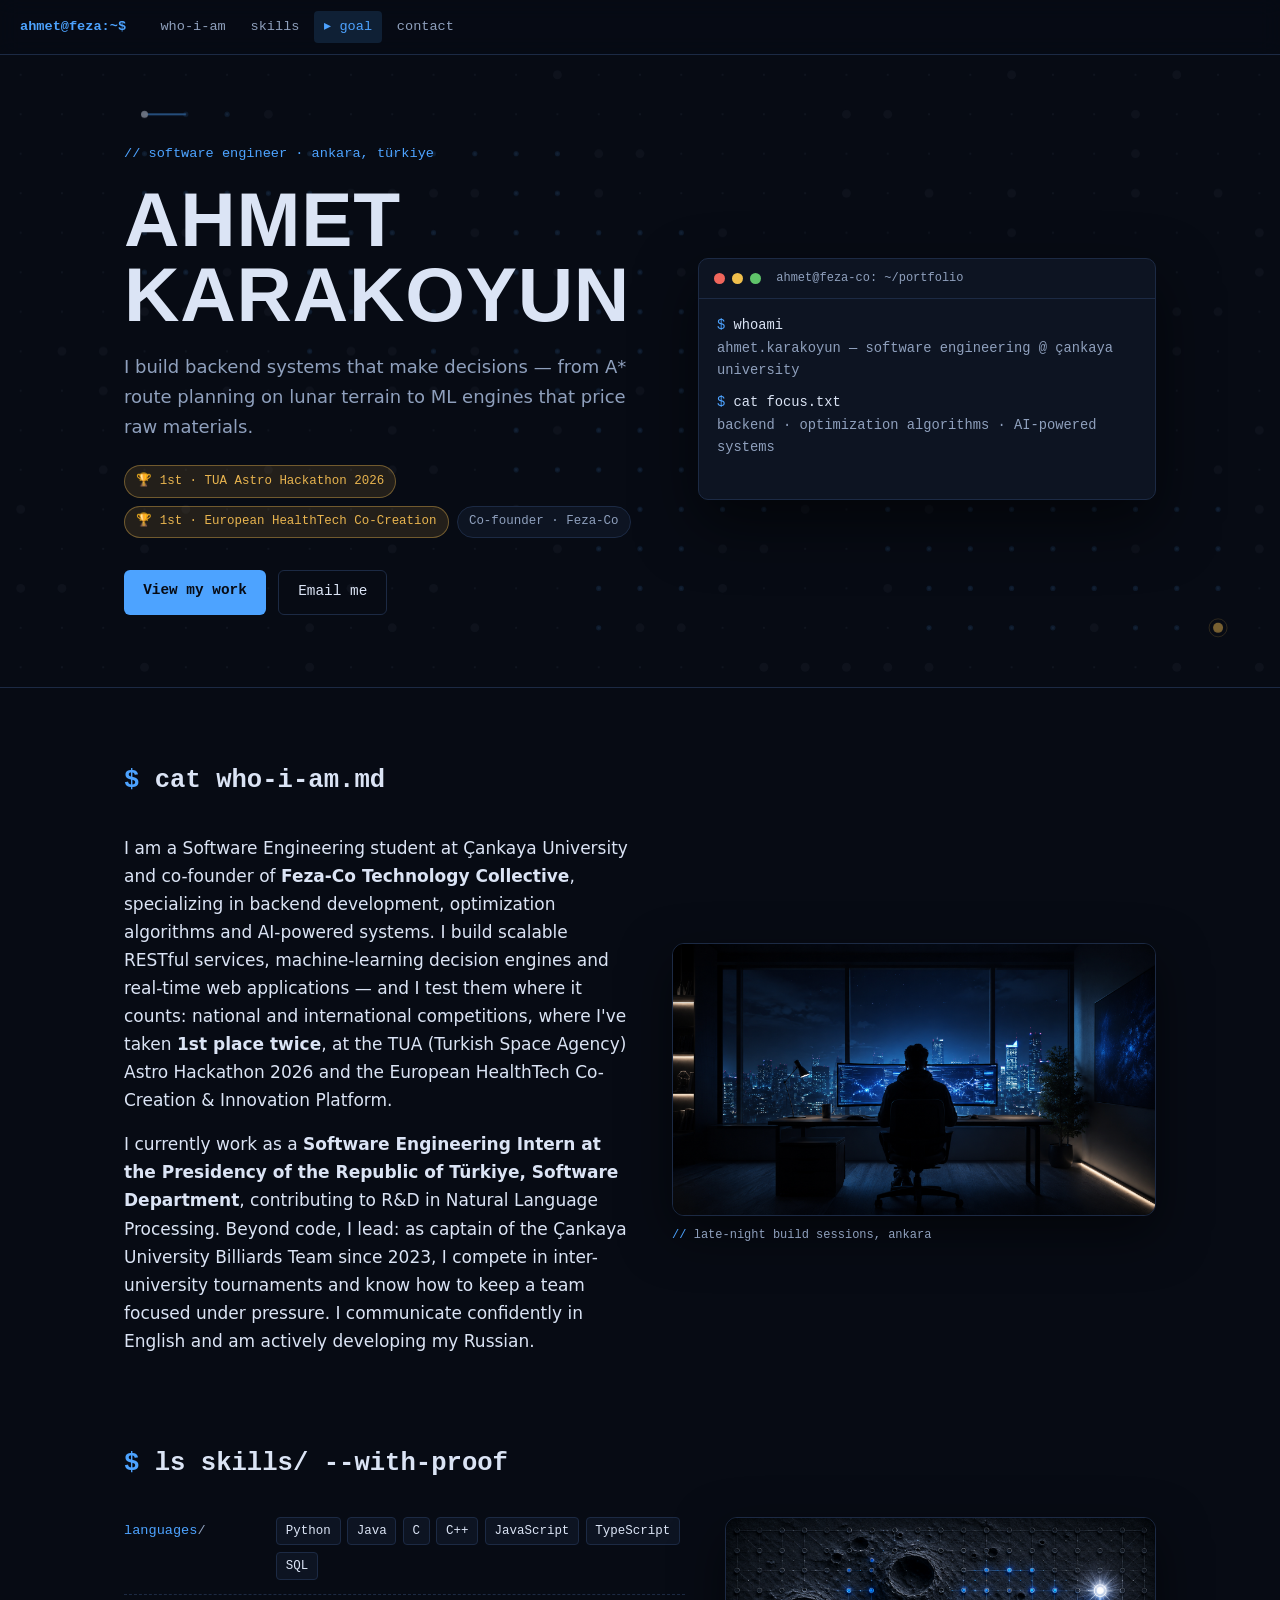
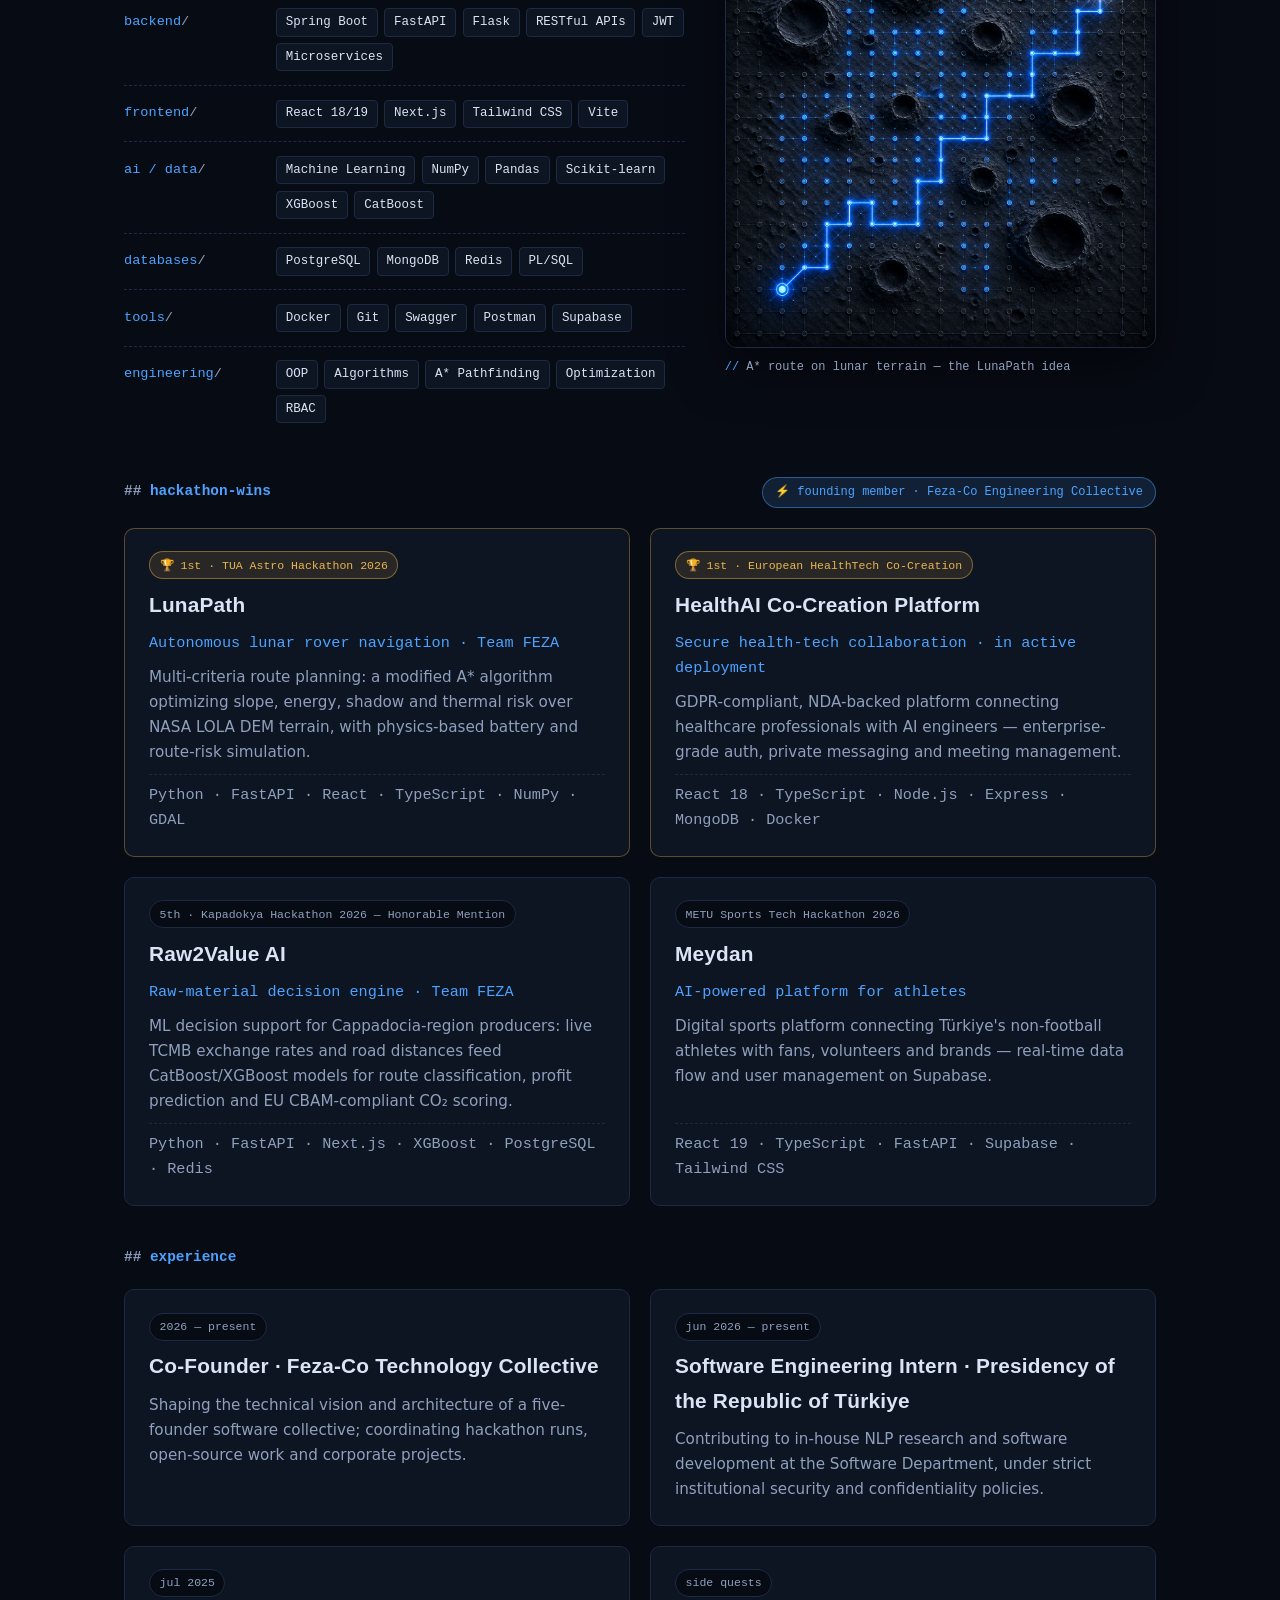
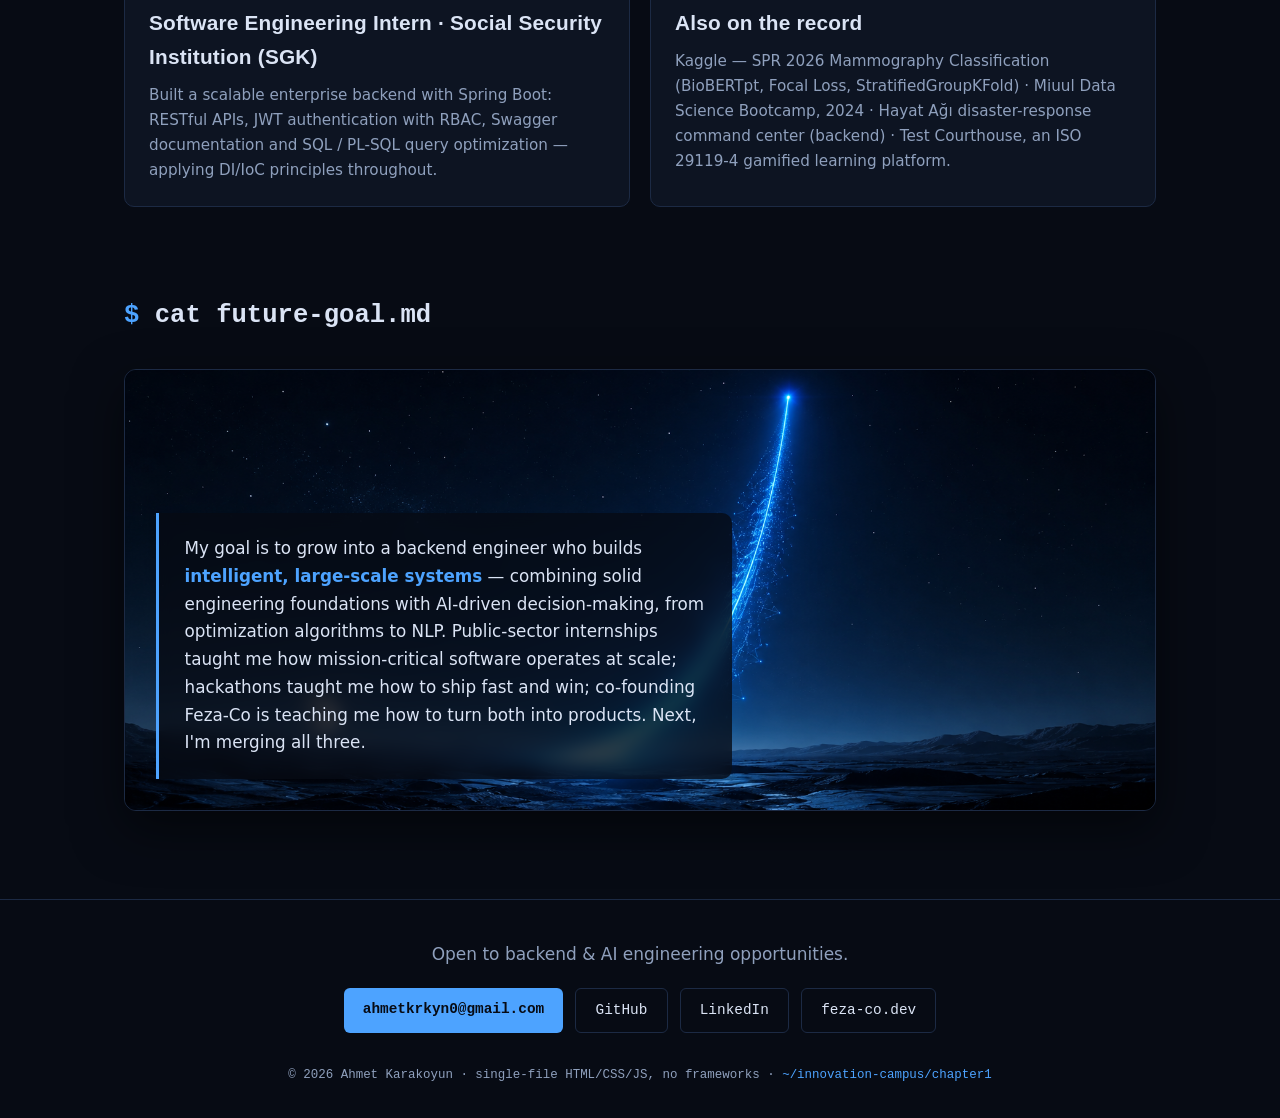
<file: chapter1/index.html>
<!DOCTYPE html>
<html lang="en">
<head>
<meta charset="UTF-8">
<meta name="viewport" content="width=device-width, initial-scale=1.0">
<title>Ahmet Karakoyun — Backend & AI-Powered Systems</title>
<meta name="description" content="Ahmet Karakoyun — software engineering student at Çankaya University, co-founder of Feza-Co. Backend development, optimization algorithms and AI-powered systems.">
<meta name="theme-color" content="#070b14">
<link rel="icon" href="data:image/svg+xml,%3Csvg xmlns='http://www.w3.org/2000/svg' viewBox='0 0 16 16'%3E%3Crect width='16' height='16' fill='%23070b14'/%3E%3Cpath d='M2 13 L7 8 L10 10 L14 3' stroke='%234da3ff' stroke-width='1.6' fill='none'/%3E%3Ccircle cx='14' cy='3' r='2' fill='%23e8b44f'/%3E%3C/svg%3E">

<style>
/* ================================================================
   Ahmet Karakoyun — personal branding site (chapter1, single file)
   Theme: night navy · neon blue · white — gold reserved for wins
   ================================================================ */

:root {
  --bg:        #070b14;
  --panel:     #0d1422;
  --panel-2:   #121a2b;
  --line:      #1c2a44;
  --ink:       #dbe4f5;
  --ink-dim:   #8fa0bd;
  --neon:      #4da3ff;
  --neon-soft: rgba(77, 163, 255, 0.14);
  --gold:      #e8b44f;
  --gold-soft: rgba(232, 180, 79, 0.12);

  --font-disp: "Bahnschrift", "Segoe UI Semibold", "Arial Narrow", sans-serif;
  --font-body: "Segoe UI", system-ui, -apple-system, sans-serif;
  --font-mono: "Cascadia Code", ui-monospace, "JetBrains Mono", Consolas, monospace;

  --maxw: 1080px;
}

* { margin: 0; padding: 0; box-sizing: border-box; }

html { scroll-behavior: smooth; scroll-padding-top: 4.5rem; }

body {
  background: var(--bg);
  color: var(--ink);
  font-family: var(--font-body);
  font-size: 1.0625rem;
  line-height: 1.65;
  -webkit-font-smoothing: antialiased;
}

::selection { background: var(--neon); color: var(--bg); }

a { color: var(--neon); }

:focus-visible {
  outline: 2px solid var(--neon);
  outline-offset: 3px;
  border-radius: 2px;
}

.skip-link {
  position: absolute; left: 1rem; top: -3rem;
  background: var(--neon); color: var(--bg);
  padding: 0.4rem 0.9rem;
  font-family: var(--font-mono); font-size: 0.85rem;
  text-decoration: none; z-index: 100;
  transition: top 0.15s;
}
.skip-link:focus { top: 1rem; }

/* ---------------- nav ---------------- */

.topnav {
  position: sticky; top: 0; z-index: 50;
  display: flex; align-items: center; gap: 1.5rem;
  padding: 0.7rem 1.25rem;
  background: rgba(7, 11, 20, 0.85);
  backdrop-filter: blur(10px);
  border-bottom: 1px solid var(--line);
  font-family: var(--font-mono); font-size: 0.85rem;
}

.brand { color: var(--neon); text-decoration: none; font-weight: 600; white-space: nowrap; }

.nav-links {
  display: flex; gap: 0.25rem; list-style: none;
  overflow-x: auto; scrollbar-width: none;
}
.nav-links::-webkit-scrollbar { display: none; }

.nav-links a {
  display: block; padding: 0.3rem 0.65rem;
  color: var(--ink-dim); text-decoration: none;
  border-radius: 4px; white-space: nowrap;
  transition: color 0.15s;
}
.nav-links a:hover { color: var(--ink); }
.nav-links a[aria-current="true"] { color: var(--neon); background: var(--neon-soft); }
.nav-links a[aria-current="true"]::before { content: "▸ "; }

/* ---------------- hero ---------------- */

.hero { position: relative; overflow: hidden; border-bottom: 1px solid var(--line); }

#pathfinder {
  position: absolute; inset: 0;
  width: 100%; height: 100%;
  opacity: 0.5;
}

.hero-inner {
  position: relative;
  max-width: var(--maxw); margin: 0 auto;
  padding: 5.5rem 1.5rem 4.5rem;
  display: grid; grid-template-columns: 1.15fr 1fr;
  gap: 3rem; align-items: center;
}

.hero-eyebrow {
  font-family: var(--font-mono); font-size: 0.85rem;
  color: var(--neon); margin-bottom: 1rem;
}

.hero-name {
  font-family: var(--font-disp);
  font-size: clamp(3rem, 7.5vw, 4.8rem);
  font-weight: 700; line-height: 0.98;
  letter-spacing: 0.01em; text-transform: uppercase;
  margin-bottom: 1.25rem;
}

.hero-tagline {
  font-size: 1.125rem; color: var(--ink-dim);
  max-width: 34rem; margin-bottom: 1.5rem;
}

.hero-chips { display: flex; flex-wrap: wrap; gap: 0.5rem; margin-bottom: 2rem; }

.chip {
  font-family: var(--font-mono); font-size: 0.78rem;
  padding: 0.3rem 0.7rem;
  border: 1px solid var(--line); border-radius: 999px;
  color: var(--ink-dim); background: var(--panel);
}
.chip-gold {
  color: var(--gold);
  border-color: rgba(232, 180, 79, 0.4);
  background: var(--gold-soft);
}

.hero-ctas { display: flex; gap: 0.75rem; flex-wrap: wrap; }

.btn {
  display: inline-block;
  font-family: var(--font-mono); font-size: 0.9rem;
  padding: 0.6rem 1.2rem; border-radius: 6px;
  text-decoration: none;
  transition: transform 0.15s, background 0.15s, border-color 0.15s;
}
.btn:hover { transform: translateY(-2px); }

.btn-primary { background: var(--neon); color: var(--bg); font-weight: 600; }
.btn-primary:hover { background: #74b9ff; }

.btn-ghost { border: 1px solid var(--line); color: var(--ink); background: transparent; }
.btn-ghost:hover { border-color: var(--neon); }

/* terminal window */

.terminal {
  background: var(--panel);
  border: 1px solid var(--line); border-radius: 10px;
  box-shadow: 0 24px 60px rgba(0, 0, 0, 0.55);
  font-family: var(--font-mono); font-size: 0.86rem;
  min-width: 0;
}

.terminal-bar {
  display: flex; align-items: center; gap: 0.45rem;
  padding: 0.6rem 0.9rem;
  border-bottom: 1px solid var(--line);
}

.dot { width: 11px; height: 11px; border-radius: 50%; }
.dot-r { background: #f0665c; }
.dot-y { background: #f0bf4c; }
.dot-g { background: #5fc46a; }

.terminal-title { margin-left: 0.5rem; font-size: 0.75rem; color: var(--ink-dim); }

.terminal-body { padding: 1rem 1.1rem 1.2rem; min-height: 12.5rem; }

.t-line { white-space: pre-wrap; word-break: break-word; }
.t-cmd { color: var(--ink); margin-top: 0.55rem; }
.t-cmd::before { content: "$ "; color: var(--neon); }
.t-cmd:first-child { margin-top: 0; }
.t-out { color: var(--ink-dim); }
.t-gold { color: var(--gold); }
.t-hidden { display: none; }

.t-cursor::after {
  content: "▋"; color: var(--neon);
  animation: blink 1s steps(1) infinite;
}
@keyframes blink { 50% { opacity: 0; } }

/* ---------------- sections ---------------- */

.section {
  max-width: var(--maxw);
  margin: 0 auto;
  padding: 4.5rem 1.5rem 1rem;
}

.section-title {
  font-family: var(--font-mono);
  font-size: clamp(1.25rem, 2.6vw, 1.6rem);
  font-weight: 600; margin-bottom: 2rem;
  color: var(--ink);
}
.prompt { color: var(--neon); }

.sub-title {
  font-family: var(--font-mono);
  font-size: 0.9rem; color: var(--neon);
  margin: 2.5rem 0 1.25rem;
}
.sub-title::before { content: "## "; color: var(--ink-dim); }

.sub-row {
  display: flex; align-items: baseline;
  justify-content: space-between;
  gap: 1rem; flex-wrap: wrap;
  margin: 2.5rem 0 1.25rem;
}
.sub-row .sub-title { margin: 0; }

.feza-badge {
  font-family: var(--font-mono); font-size: 0.75rem;
  padding: 0.28rem 0.75rem;
  border: 1px solid rgba(77, 163, 255, 0.45);
  border-radius: 999px;
  color: var(--neon); background: var(--neon-soft);
  text-decoration: none;
  transition: box-shadow 0.18s ease, transform 0.18s ease;
}
.feza-badge:hover {
  transform: translateY(-2px);
  box-shadow: 0 4px 18px rgba(77, 163, 255, 0.3);
}

.reveal {
  opacity: 0; transform: translateY(18px);
  transition: opacity 0.55s ease, transform 0.55s ease;
}
.reveal.in { opacity: 1; transform: none; }

/* framed images */

.figure { margin: 0; min-width: 0; }

.figure img {
  display: block; width: 100%; height: auto;
  border: 1px solid var(--line); border-radius: 12px;
  box-shadow: 0 18px 50px rgba(0, 0, 0, 0.5);
}

.figure figcaption {
  font-family: var(--font-mono); font-size: 0.75rem;
  color: var(--ink-dim); margin-top: 0.6rem;
}
.figure figcaption::before { content: "// "; color: var(--neon); }

/* who i am */

.about-grid {
  display: grid; grid-template-columns: 1.05fr 1fr;
  gap: 2.5rem; align-items: center;
}

.prose p { margin-bottom: 1rem; }
.prose p:last-child { margin-bottom: 0; }
.prose strong { color: var(--ink); }

/* skills */

.skills-grid {
  display: grid; grid-template-columns: 1.3fr 1fr;
  gap: 2.5rem; align-items: start;
}

.skill-groups { display: flex; flex-direction: column; gap: 0.85rem; }

.skill-row {
  display: grid; grid-template-columns: 8.5rem 1fr;
  gap: 1rem; align-items: baseline;
  padding-bottom: 0.85rem;
  border-bottom: 1px dashed var(--line);
}
.skill-row:last-child { border-bottom: none; }

.skill-row dt {
  font-family: var(--font-mono); font-size: 0.85rem;
  color: var(--neon);
}
.skill-row dt::after { content: "/"; color: var(--ink-dim); }

.skill-row dd { display: flex; flex-wrap: wrap; gap: 0.4rem; }

.tag {
  font-family: var(--font-mono); font-size: 0.78rem;
  padding: 0.18rem 0.55rem;
  background: var(--panel); border: 1px solid var(--line);
  border-radius: 4px; color: var(--ink);
}

/* cards (hackathons + internships) */

.card-grid { display: grid; grid-template-columns: 1fr 1fr; gap: 1.25rem; }

.card {
  background: var(--panel);
  border: 1px solid var(--line); border-radius: 10px;
  padding: 1.4rem 1.5rem;
  display: flex; flex-direction: column; gap: 0.55rem;
  transition: transform 0.18s ease, border-color 0.18s ease, box-shadow 0.18s ease;
}
.card:hover {
  transform: translateY(-4px) scale(1.025);
  border-color: var(--neon);
  box-shadow: 0 0 0 1px rgba(77, 163, 255, 0.35),
              0 8px 32px rgba(77, 163, 255, 0.22);
}
.card-award { border-color: rgba(232, 180, 79, 0.35); }
.card-award:hover {
  border-color: var(--gold);
  box-shadow: 0 0 0 1px rgba(232, 180, 79, 0.35),
              0 8px 32px rgba(232, 180, 79, 0.22);
}

.card h3, .card h4 {
  font-family: var(--font-disp);
  font-size: 1.3rem; letter-spacing: 0.01em;
}

.card-badge {
  align-self: flex-start;
  font-family: var(--font-mono); font-size: 0.72rem;
  padding: 0.22rem 0.6rem; border-radius: 999px;
  border: 1px solid var(--line);
  color: var(--ink-dim); background: var(--bg);
}
.badge-gold {
  color: var(--gold);
  border-color: rgba(232, 180, 79, 0.45);
  background: var(--gold-soft);
}

.card-sub { font-family: var(--font-mono); font-size: 0.8rem; color: var(--neon); }
.card p { color: var(--ink-dim); font-size: 0.95rem; }
.card p.card-sub { color: var(--neon); }

.card-tech {
  margin-top: auto;
  font-family: var(--font-mono); font-size: 0.75rem;
  color: var(--ink-dim);
  padding-top: 0.5rem;
  border-top: 1px dashed var(--line);
}

.also-line {
  margin-top: 1.75rem;
  font-family: var(--font-mono); font-size: 0.8rem;
  color: var(--ink-dim);
}

/* future goal */

.goal-visual { position: relative; }

.goal-visual img {
  display: block; width: 100%;
  aspect-ratio: 21 / 9; object-fit: cover;
  border: 1px solid var(--line); border-radius: 12px;
  box-shadow: 0 18px 50px rgba(0, 0, 0, 0.5);
}

.goal-quote {
  position: absolute; left: 2rem; bottom: 2rem;
  max-width: 36rem;
  background: rgba(7, 11, 20, 0.78);
  backdrop-filter: blur(8px);
  border-left: 3px solid var(--neon);
  border-radius: 0 10px 10px 0;
  padding: 1.4rem 1.6rem;
}
.goal-quote p { font-size: 1.05rem; line-height: 1.65; color: var(--ink); }
.goal-quote strong { color: var(--neon); }

/* footer / contact */

.footer {
  margin-top: 4.5rem;
  border-top: 1px solid var(--line);
  padding: 2.5rem 1.5rem 2rem;
}

.footer-inner { max-width: var(--maxw); margin: 0 auto; text-align: center; }

.footer-lead { color: var(--ink-dim); margin-bottom: 1.25rem; }

.contact-links {
  display: flex; flex-wrap: wrap; gap: 0.75rem;
  justify-content: center; margin-bottom: 2rem;
}

.footer-note {
  font-family: var(--font-mono); font-size: 0.78rem;
  color: var(--ink-dim);
}
.footer-path { color: var(--neon); }

/* ---------------- responsive ---------------- */

@media (max-width: 860px) {
  .hero-inner {
    grid-template-columns: 1fr;
    gap: 2.5rem;
    padding-top: 4rem; padding-bottom: 3.5rem;
  }
  .about-grid, .skills-grid { grid-template-columns: 1fr; gap: 1.75rem; }
  .card-grid { grid-template-columns: 1fr; }
  .skill-row { grid-template-columns: 1fr; gap: 0.4rem; }
  .section { padding-top: 3.5rem; }
  .goal-visual img { aspect-ratio: auto; }
  .goal-quote {
    position: static;
    max-width: none;
    margin-top: 1rem;
    background: var(--panel);
  }
}

/* ---------------- reduced motion ---------------- */

@media (prefers-reduced-motion: reduce) {
  html { scroll-behavior: auto; }
  .reveal { opacity: 1; transform: none; transition: none; }
  .btn:hover, .card:hover, .feza-badge:hover { transform: none; }
  .t-cursor::after { animation: none; }
}
</style>
</head>
<body>

<a class="skip-link" href="#who-i-am">Skip to content</a>

<nav class="topnav" aria-label="Main">
  <a class="brand" href="#top">ahmet@feza:~$</a>
  <ul class="nav-links">
    <li><a href="#who-i-am">who-i-am</a></li>
    <li><a href="#skills">skills</a></li>
    <li><a href="#goal">goal</a></li>
    <li><a href="#contact">contact</a></li>
  </ul>
</nav>

<header class="hero" id="top">
  <canvas id="pathfinder" aria-hidden="true"></canvas>
  <div class="hero-inner">
    <div class="hero-copy">
      <p class="hero-eyebrow">// software engineer · ankara, türkiye</p>
      <h1 class="hero-name">Ahmet<br>Karakoyun</h1>
      <p class="hero-tagline">I build backend systems that make decisions — from A* route
        planning on lunar terrain to ML engines that price raw materials.</p>
      <div class="hero-chips">
        <span class="chip chip-gold">🏆 1st · TUA Astro Hackathon 2026</span>
        <span class="chip chip-gold">🏆 1st · European HealthTech Co-Creation</span>
        <span class="chip">Co-founder · Feza-Co</span>
      </div>
      <div class="hero-ctas">
        <a class="btn btn-primary" href="#skills">View my work</a>
        <a class="btn btn-ghost" href="mailto:ahmetkrkyn0@gmail.com">Email me</a>
      </div>
    </div>

    <div class="terminal" aria-label="Terminal introduction">
      <div class="terminal-bar">
        <span class="dot dot-r"></span><span class="dot dot-y"></span><span class="dot dot-g"></span>
        <span class="terminal-title">ahmet@feza-co: ~/portfolio</span>
      </div>
      <div class="terminal-body" id="terminal-body">
        <p class="t-line t-cmd">whoami</p>
        <p class="t-line t-out">ahmet.karakoyun — software engineering @ çankaya university</p>
        <p class="t-line t-cmd">cat focus.txt</p>
        <p class="t-line t-out">backend · optimization algorithms · AI-powered systems</p>
        <p class="t-line t-cmd">./awards --first-place</p>
        <p class="t-line t-out t-gold">★ LunaPath — TUA Astro Hackathon 2026</p>
        <p class="t-line t-out t-gold">★ HealthAI — European HealthTech Co-Creation</p>
      </div>
    </div>
  </div>
</header>

<main>

  <!-- ============ 1 · WHO I AM ============ -->
  <section class="section reveal" id="who-i-am">
    <h2 class="section-title"><span class="prompt">$</span> cat who-i-am.md</h2>
    <div class="about-grid">
      <div class="prose">
        <p>I am a Software Engineering student at Çankaya University and co-founder of
          <strong>Feza-Co Technology Collective</strong>, specializing in backend development,
          optimization algorithms and AI-powered systems. I build scalable RESTful services,
          machine-learning decision engines and real-time web applications — and I test them
          where it counts: national and international competitions, where I've taken
          <strong>1st place twice</strong>, at the TUA (Turkish Space Agency) Astro Hackathon 2026
          and the European HealthTech Co-Creation &amp; Innovation Platform.</p>
        <p>I currently work as a <strong>Software Engineering Intern at the Presidency of the
          Republic of Türkiye, Software Department</strong>, contributing to R&amp;D in Natural
          Language Processing. Beyond code, I lead: as captain of the Çankaya University
          Billiards Team since 2023, I compete in inter-university tournaments and know how to
          keep a team focused under pressure. I communicate confidently in English and am
          actively developing my Russian.</p>
      </div>
      <figure class="figure">
        <img src="who-i-am.png" alt="Silhouette of a software engineer working at night in front of two glowing monitors, with a night-blue city skyline behind the window" loading="lazy" decoding="async">
        <figcaption>late-night build sessions, ankara</figcaption>
      </figure>
    </div>
  </section>

  <!-- ============ 2 · MY SKILLS ============ -->
  <section class="section reveal" id="skills">
    <h2 class="section-title"><span class="prompt">$</span> ls skills/ --with-proof</h2>

    <div class="skills-grid">
      <dl class="skill-groups">
        <div class="skill-row">
          <dt>languages</dt>
          <dd><span class="tag">Python</span><span class="tag">Java</span><span class="tag">C</span><span class="tag">C++</span><span class="tag">JavaScript</span><span class="tag">TypeScript</span><span class="tag">SQL</span></dd>
        </div>
        <div class="skill-row">
          <dt>backend</dt>
          <dd><span class="tag">Spring Boot</span><span class="tag">FastAPI</span><span class="tag">Flask</span><span class="tag">RESTful APIs</span><span class="tag">JWT</span><span class="tag">Microservices</span></dd>
        </div>
        <div class="skill-row">
          <dt>frontend</dt>
          <dd><span class="tag">React 18/19</span><span class="tag">Next.js</span><span class="tag">Tailwind CSS</span><span class="tag">Vite</span></dd>
        </div>
        <div class="skill-row">
          <dt>ai / data</dt>
          <dd><span class="tag">Machine Learning</span><span class="tag">NumPy</span><span class="tag">Pandas</span><span class="tag">Scikit-learn</span><span class="tag">XGBoost</span><span class="tag">CatBoost</span></dd>
        </div>
        <div class="skill-row">
          <dt>databases</dt>
          <dd><span class="tag">PostgreSQL</span><span class="tag">MongoDB</span><span class="tag">Redis</span><span class="tag">PL/SQL</span></dd>
        </div>
        <div class="skill-row">
          <dt>tools</dt>
          <dd><span class="tag">Docker</span><span class="tag">Git</span><span class="tag">Swagger</span><span class="tag">Postman</span><span class="tag">Supabase</span></dd>
        </div>
        <div class="skill-row">
          <dt>engineering</dt>
          <dd><span class="tag">OOP</span><span class="tag">Algorithms</span><span class="tag">A* Pathfinding</span><span class="tag">Optimization</span><span class="tag">RBAC</span></dd>
        </div>
      </dl>

      <figure class="figure">
        <img src="my-skills.png" alt="A glowing neon-blue pathfinding route weaving between craters on a dark lunar grid, ending at a bright goal node" loading="lazy" decoding="async">
        <figcaption>A* route on lunar terrain — the LunaPath idea</figcaption>
      </figure>
    </div>

    <div class="sub-row">
      <h3 class="sub-title">hackathon-wins</h3>
      <a class="feza-badge" href="https://feza-co.dev/ahmet-karakoyun" rel="noopener">⚡ founding member · Feza-Co Engineering Collective</a>
    </div>
    <div class="card-grid">

      <article class="card card-award">
        <div class="card-badge badge-gold">🏆 1st · TUA Astro Hackathon 2026</div>
        <h4>LunaPath</h4>
        <p class="card-sub">Autonomous lunar rover navigation · Team FEZA</p>
        <p>Multi-criteria route planning: a modified A* algorithm optimizing slope, energy,
          shadow and thermal risk over NASA LOLA DEM terrain, with physics-based battery
          and route-risk simulation.</p>
        <p class="card-tech">Python · FastAPI · React · TypeScript · NumPy · GDAL</p>
      </article>

      <article class="card card-award">
        <div class="card-badge badge-gold">🏆 1st · European HealthTech Co-Creation</div>
        <h4>HealthAI Co-Creation Platform</h4>
        <p class="card-sub">Secure health-tech collaboration · in active deployment</p>
        <p>GDPR-compliant, NDA-backed platform connecting healthcare professionals with AI
          engineers — enterprise-grade auth, private messaging and meeting management.</p>
        <p class="card-tech">React 18 · TypeScript · Node.js · Express · MongoDB · Docker</p>
      </article>

      <article class="card">
        <div class="card-badge">5th · Kapadokya Hackathon 2026 — Honorable Mention</div>
        <h4>Raw2Value AI</h4>
        <p class="card-sub">Raw-material decision engine · Team FEZA</p>
        <p>ML decision support for Cappadocia-region producers: live TCMB exchange rates and
          road distances feed CatBoost/XGBoost models for route classification, profit
          prediction and EU CBAM-compliant CO₂ scoring.</p>
        <p class="card-tech">Python · FastAPI · Next.js · XGBoost · PostgreSQL · Redis</p>
      </article>

      <article class="card">
        <div class="card-badge">METU Sports Tech Hackathon 2026</div>
        <h4>Meydan</h4>
        <p class="card-sub">AI-powered platform for athletes</p>
        <p>Digital sports platform connecting Türkiye's non-football athletes with fans,
          volunteers and brands — real-time data flow and user management on Supabase.</p>
        <p class="card-tech">React 19 · TypeScript · FastAPI · Supabase · Tailwind CSS</p>
      </article>

    </div>

    <h3 class="sub-title">experience</h3>
    <div class="card-grid">

      <article class="card">
        <div class="card-badge">2026 — present</div>
        <h4>Co-Founder · Feza-Co Technology Collective</h4>
        <p>Shaping the technical vision and architecture of a five-founder software collective;
          coordinating hackathon runs, open-source work and corporate projects.</p>
      </article>

      <article class="card">
        <div class="card-badge">jun 2026 — present</div>
        <h4>Software Engineering Intern · Presidency of the Republic of Türkiye</h4>
        <p>Contributing to in-house NLP research and software development at the Software
          Department, under strict institutional security and confidentiality policies.</p>
      </article>

      <article class="card">
        <div class="card-badge">jul 2025</div>
        <h4>Software Engineering Intern · Social Security Institution (SGK)</h4>
        <p>Built a scalable enterprise backend with Spring Boot: RESTful APIs, JWT
          authentication with RBAC, Swagger documentation and SQL / PL-SQL query
          optimization — applying DI/IoC principles throughout.</p>
      </article>

      <article class="card">
        <div class="card-badge">side quests</div>
        <h4>Also on the record</h4>
        <p>Kaggle — SPR 2026 Mammography Classification (BioBERTpt, Focal Loss,
          StratifiedGroupKFold) · Miuul Data Science Bootcamp, 2024 · Hayat Ağı disaster-response
          command center (backend) · Test Courthouse, an ISO 29119-4 gamified learning platform.</p>
      </article>

    </div>
  </section>

  <!-- ============ 3 · MY FUTURE GOAL ============ -->
  <section class="section reveal" id="goal">
    <h2 class="section-title"><span class="prompt">$</span> cat future-goal.md</h2>
    <div class="goal-visual">
      <img src="future-goals.png" alt="A neon-blue light trail ascending from a dark horizon toward a starry night sky, with a distant moon" loading="lazy" decoding="async">
      <blockquote class="goal-quote">
        <p>My goal is to grow into a backend engineer who builds <strong>intelligent,
          large-scale systems</strong> — combining solid engineering foundations with AI-driven
          decision-making, from optimization algorithms to NLP. Public-sector internships taught
          me how mission-critical software operates at scale; hackathons taught me how to ship
          fast and win; co-founding Feza-Co is teaching me how to turn both into products.
          Next, I'm merging all three.</p>
      </blockquote>
    </div>
  </section>

</main>

<footer class="footer" id="contact">
  <div class="footer-inner">
    <p class="footer-lead">Open to backend &amp; AI engineering opportunities.</p>
    <div class="contact-links">
      <a class="btn btn-primary" href="mailto:ahmetkrkyn0@gmail.com">ahmetkrkyn0@gmail.com</a>
      <a class="btn btn-ghost" href="https://github.com/ahmetkrkyn0" rel="noopener">GitHub</a>
      <a class="btn btn-ghost" href="https://linkedin.com/in/ahmetkrkyn0" rel="noopener">LinkedIn</a>
      <a class="btn btn-ghost" href="https://feza-co.dev/ahmet-karakoyun" rel="noopener">feza-co.dev</a>
    </div>
    <p class="footer-note">© 2026 Ahmet Karakoyun · single-file HTML/CSS/JS, no frameworks ·
      <span class="footer-path">~/innovation-campus/chapter1</span></p>
  </div>
</footer>

<script>
/* 1. terminal typing · 2. scroll reveal · 3. active nav · 4. A* hero canvas */
(function () {
  "use strict";

  var reducedMotion = window.matchMedia("(prefers-reduced-motion: reduce)").matches;

  /* ---------- 1. terminal typing ---------- */

  function runTerminal() {
    var body = document.getElementById("terminal-body");
    if (!body) return;
    var lines = Array.prototype.slice.call(body.querySelectorAll(".t-line"));
    if (reducedMotion) return; // lines are already fully in the DOM

    lines.forEach(function (line) {
      line.dataset.text = line.textContent;
      line.textContent = "";
      line.classList.add("t-hidden");
    });

    var i = 0;

    function nextLine() {
      if (i >= lines.length) return;
      var line = lines[i++];
      line.classList.remove("t-hidden");

      if (line.classList.contains("t-cmd")) {
        typeChars(line, line.dataset.text, 0, function () {
          setTimeout(nextLine, 220);
        });
      } else {
        line.textContent = line.dataset.text;
        setTimeout(nextLine, 120);
      }
    }

    function typeChars(line, text, pos, done) {
      line.classList.add("t-cursor");
      if (pos <= text.length) {
        line.textContent = text.slice(0, pos);
        setTimeout(function () { typeChars(line, text, pos + 1, done); }, 34);
      } else {
        line.classList.remove("t-cursor");
        done();
      }
    }

    setTimeout(nextLine, 500);
  }

  /* ---------- 2. scroll reveal ---------- */

  function setupReveal() {
    var sections = document.querySelectorAll(".reveal");
    if (reducedMotion || !("IntersectionObserver" in window)) {
      sections.forEach(function (s) { s.classList.add("in"); });
      return;
    }
    var io = new IntersectionObserver(function (entries) {
      entries.forEach(function (e) {
        if (e.isIntersecting) {
          e.target.classList.add("in");
          io.unobserve(e.target);
        }
      });
    }, { threshold: 0.12 });
    sections.forEach(function (s) { io.observe(s); });
  }

  /* ---------- 3. active nav ---------- */

  function setupActiveNav() {
    var links = document.querySelectorAll(".nav-links a");
    var byId = {};
    links.forEach(function (a) { byId[a.getAttribute("href").slice(1)] = a; });

    if (!("IntersectionObserver" in window)) return;
    var io = new IntersectionObserver(function (entries) {
      entries.forEach(function (e) {
        var link = byId[e.target.id];
        if (!link) return;
        if (e.isIntersecting) {
          links.forEach(function (a) { a.removeAttribute("aria-current"); });
          link.setAttribute("aria-current", "true");
        }
      });
    }, { rootMargin: "-40% 0px -55% 0px" });

    document.querySelectorAll("main .section, #contact").forEach(function (s) { io.observe(s); });
  }

  /* ---------- 4. A* pathfinding canvas ---------- */

  function setupPathfinder() {
    var canvas = document.getElementById("pathfinder");
    if (!canvas || !canvas.getContext) return;
    var ctx = canvas.getContext("2d");

    var CELL = 42;
    var cols, rows, dpr, w, h;
    var seedCounter = 20260707;

    function mulberry32(a) {
      return function () {
        a |= 0; a = (a + 0x6D2B79F5) | 0;
        var t = Math.imul(a ^ (a >>> 15), 1 | a);
        t = (t + Math.imul(t ^ (t >>> 7), 61 | t)) ^ t;
        return ((t ^ (t >>> 14)) >>> 0) / 4294967296;
      };
    }

    function resize() {
      dpr = window.devicePixelRatio || 1;
      w = canvas.clientWidth;
      h = canvas.clientHeight;
      canvas.width = Math.round(w * dpr);
      canvas.height = Math.round(h * dpr);
      ctx.setTransform(dpr, 0, 0, dpr, 0, 0);
      cols = Math.max(6, Math.ceil(w / CELL));
      rows = Math.max(4, Math.ceil(h / CELL));
    }

    function buildRun() {
      for (var attempt = 0; attempt < 12; attempt++) {
        var rand = mulberry32(seedCounter++);
        var blocked = [];
        for (var y = 0; y < rows; y++) {
          blocked.push([]);
          for (var x = 0; x < cols; x++) {
            blocked[y].push(rand() < 0.24);
          }
        }
        var start = {
          x: Math.floor(rand() * Math.max(1, Math.floor(cols / 5))),
          y: Math.floor(rand() * rows)
        };
        var goal = {
          x: cols - 1 - Math.floor(rand() * Math.max(1, Math.floor(cols / 5))),
          y: Math.floor(rand() * rows)
        };
        blocked[start.y][start.x] = false;
        blocked[goal.y][goal.x] = false;

        var result = astar(blocked, start, goal);
        if (result) return { blocked: blocked, start: start, goal: goal, visited: result.visited, path: result.path };
      }
      return null;
    }

    function astar(blocked, start, goal) {
      var open = [];
      var came = {};
      var g = {};
      var visited = [];
      var key = function (x, y) { return x + "," + y; };
      var hFn = function (x, y) { return Math.abs(x - goal.x) + Math.abs(y - goal.y); };

      g[key(start.x, start.y)] = 0;
      open.push({ x: start.x, y: start.y, f: hFn(start.x, start.y) });
      var closed = {};

      while (open.length) {
        var bi = 0;
        for (var i = 1; i < open.length; i++) if (open[i].f < open[bi].f) bi = i;
        var cur = open.splice(bi, 1)[0];
        var ck = key(cur.x, cur.y);
        if (closed[ck]) continue;
        closed[ck] = true;
        visited.push(cur);

        if (cur.x === goal.x && cur.y === goal.y) {
          var path = [cur];
          var k = ck;
          while (came[k]) {
            path.unshift(came[k]);
            k = key(came[k].x, came[k].y);
          }
          return { visited: visited, path: path };
        }

        var dirs = [[1, 0], [-1, 0], [0, 1], [0, -1]];
        for (var d = 0; d < 4; d++) {
          var nx = cur.x + dirs[d][0], ny = cur.y + dirs[d][1];
          if (nx < 0 || ny < 0 || nx >= cols || ny >= rows) continue;
          if (blocked[ny][nx] || closed[key(nx, ny)]) continue;
          var ng = g[ck] + 1;
          var nk = key(nx, ny);
          if (g[nk] === undefined || ng < g[nk]) {
            g[nk] = ng;
            came[nk] = { x: cur.x, y: cur.y };
            open.push({ x: nx, y: ny, f: ng + hFn(nx, ny) });
          }
        }
      }
      return null;
    }

    function cx(x) { return (x + 0.5) * (w / cols); }
    function cy(y) { return (y + 0.5) * (h / rows); }

    function drawFrame(run, visCount, pathCount, alpha) {
      ctx.clearRect(0, 0, w, h);
      ctx.globalAlpha = alpha;

      for (var y = 0; y < rows; y++) {
        for (var x = 0; x < cols; x++) {
          if (run.blocked[y][x]) {
            ctx.fillStyle = "rgba(143, 160, 189, 0.10)";
            ctx.beginPath();
            ctx.arc(cx(x), cy(y), 4.5, 0, Math.PI * 2);
            ctx.fill();
          } else {
            ctx.fillStyle = "rgba(143, 160, 189, 0.14)";
            ctx.fillRect(cx(x) - 1, cy(y) - 1, 2, 2);
          }
        }
      }

      ctx.fillStyle = "rgba(77, 163, 255, 0.22)";
      for (var i = 0; i < visCount && i < run.visited.length; i++) {
        var v = run.visited[i];
        ctx.beginPath();
        ctx.arc(cx(v.x), cy(v.y), 2.6, 0, Math.PI * 2);
        ctx.fill();
      }

      if (pathCount > 1) {
        ctx.strokeStyle = "rgba(77, 163, 255, 0.9)";
        ctx.lineWidth = 2;
        ctx.lineJoin = "round";
        ctx.beginPath();
        ctx.moveTo(cx(run.path[0].x), cy(run.path[0].y));
        for (var p = 1; p < pathCount && p < run.path.length; p++) {
          ctx.lineTo(cx(run.path[p].x), cy(run.path[p].y));
        }
        ctx.stroke();
      }

      ctx.fillStyle = "rgba(219, 228, 245, 0.9)";
      ctx.beginPath();
      ctx.arc(cx(run.start.x), cy(run.start.y), 3.5, 0, Math.PI * 2);
      ctx.fill();

      ctx.fillStyle = "#e8b44f";
      ctx.beginPath();
      ctx.arc(cx(run.goal.x), cy(run.goal.y), 5, 0, Math.PI * 2);
      ctx.fill();
      ctx.strokeStyle = "rgba(232, 180, 79, 0.35)";
      ctx.lineWidth = 1;
      ctx.beginPath();
      ctx.arc(cx(run.goal.x), cy(run.goal.y), 9, 0, Math.PI * 2);
      ctx.stroke();

      ctx.globalAlpha = 1;
    }

    var run = null;
    var phase = "explore";
    var visCount = 0, pathCount = 0, holdUntil = 0, fadeStart = 0;
    var running = true;
    var rafId = null;

    function tick(ts) {
      if (!running) { rafId = null; return; }
      if (!run) {
        run = buildRun();
        if (!run) { rafId = null; return; }
        phase = "explore"; visCount = 0; pathCount = 0;
      }

      if (phase === "explore") {
        visCount += 4;
        drawFrame(run, visCount, 0, 1);
        if (visCount >= run.visited.length) phase = "trace";
      } else if (phase === "trace") {
        pathCount += 1;
        drawFrame(run, run.visited.length, pathCount, 1);
        if (pathCount >= run.path.length) {
          phase = "hold";
          holdUntil = ts + 3200;
        }
      } else if (phase === "hold") {
        drawFrame(run, run.visited.length, run.path.length, 1);
        if (ts >= holdUntil) { phase = "fade"; fadeStart = ts; }
      } else if (phase === "fade") {
        var a = Math.max(0, 1 - (ts - fadeStart) / 900);
        drawFrame(run, run.visited.length, run.path.length, a);
        if (a <= 0) run = null;
      }

      rafId = window.requestAnimationFrame(tick);
    }

    function start() {
      if (rafId === null && running) rafId = window.requestAnimationFrame(tick);
    }

    resize();

    if (reducedMotion) {
      run = buildRun();
      if (run) drawFrame(run, run.visited.length, run.path.length, 1);
      window.addEventListener("resize", function () {
        resize();
        run = buildRun();
        if (run) drawFrame(run, run.visited.length, run.path.length, 1);
      });
      return;
    }

    start();

    var resizeTimer;
    window.addEventListener("resize", function () {
      clearTimeout(resizeTimer);
      resizeTimer = setTimeout(function () { resize(); run = null; }, 150);
    });

    document.addEventListener("visibilitychange", function () {
      running = !document.hidden;
      if (running) start();
    });
    if ("IntersectionObserver" in window) {
      new IntersectionObserver(function (entries) {
        running = entries[0].isIntersecting && !document.hidden;
        if (running) start();
      }).observe(canvas);
    }
  }

  /* ---------- boot ---------- */

  document.addEventListener("DOMContentLoaded", function () {
    runTerminal();
    setupReveal();
    setupActiveNav();
    setupPathfinder();
  });
})();
</script>
</body>
</html>
</file>
